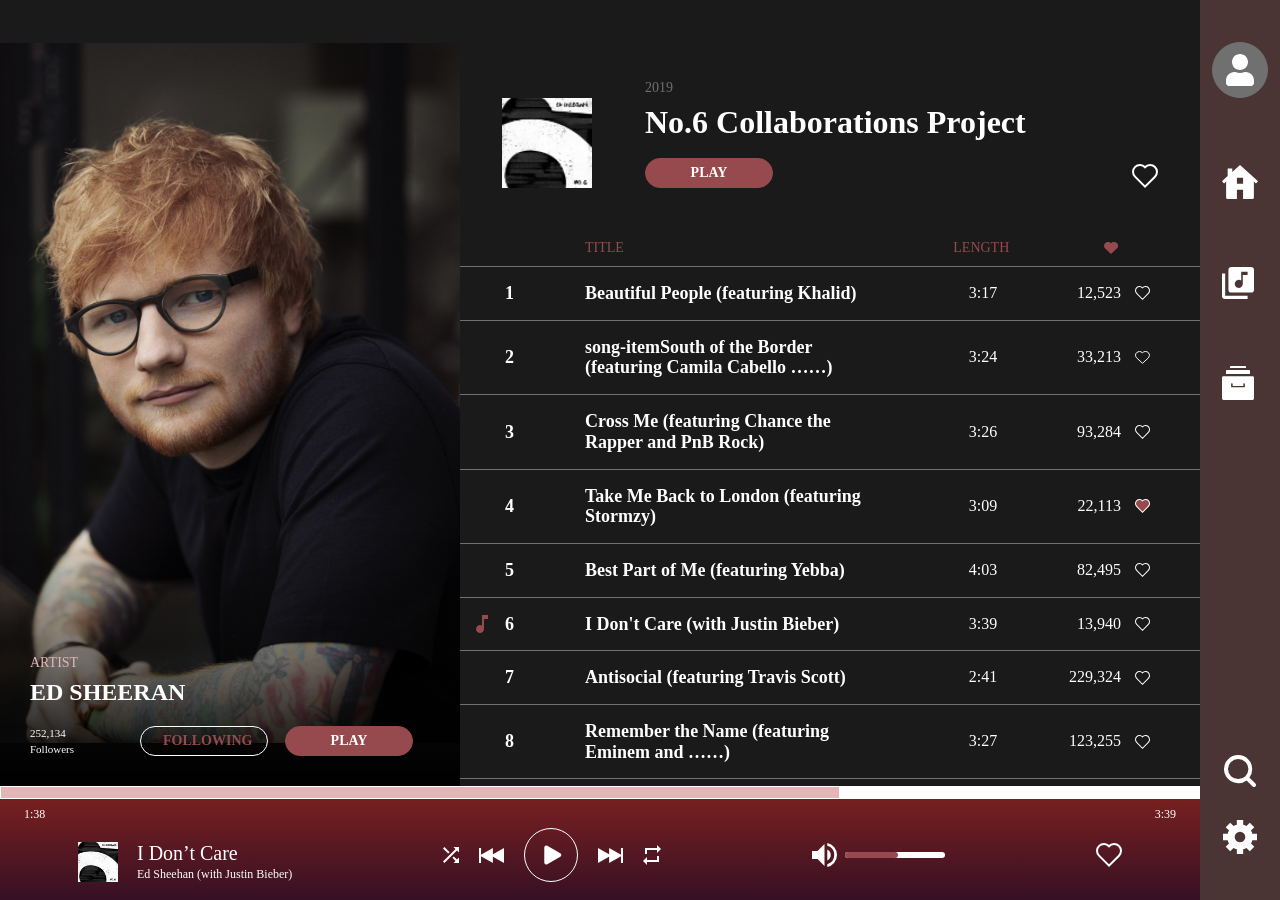
<file: index.html>
<!DOCTYPE html>
<html lang="en">
    <head>
        <meta charset="UTF-8" />
        <meta name="viewport" content="width=device-width, initial-scale=1.0" />
        <meta http-equiv="X-UA-Compatible" content="ie=edge" />
        <title>MP3 Player</title>
        <link rel="stylesheet" href="./css/index.css" />
    </head>
    <body>
        <div class="wrapper">
            <main>
                <section class="artisan-panel">
                    <div
                        style="background-image: url('./images/artist-photo.png')"
                        class="artisan-image"
                    ></div>
                    <div class="artisan-panel-content">
                        <div class="artisan-name">
                            <div class="artisan-name-title">Artist</div>
                            <div class="artisan-name-text">ED SHEERAN</div>
                        </div>
                        <div class="artisan-panel-content-block">
                            <div class="artisan-follower-count">
                                <div class="artisan-follower-count-text">
                                    252,134
                                </div>
                                <div class="artisan-follower-count-title">
                                    Followers
                                </div>
                            </div>
                            <button class="button button-outline-primary">
                                following
                            </button>
                            <button class="button button-primary">
                                play
                            </button>
                        </div>
                    </div>
                </section>
                <section class="list-panel">
                    <div class="album">
                        <img
                            src="./images/album-1.png"
                            alt=""
                            class="album-image"
                        />
                        <div class="album-content">
                            <div class="album-year">2019</div>
                            <div class="album-name">
                                No.6 Collaborations Project
                            </div>
                            <button class="button button-primary">play</button>
                        </div>
                        <button class="album-like-button">
                            <img src="./images/icons/icon-like.svg" alt="" />
                        </button>
                    </div>
                    <div class="song-list">
                        <div class="song-list-title">
                            <div class="song-is-playing"></div>
                            <div class="song-order"></div>
                            <div class="song-name">
                                title
                            </div>
                            <div class="song-length">
                                length
                            </div>
                            <div class="song-like">
                                <img
                                    src="./images/icons/icon-like-title.svg"
                                    alt=""
                                />
                            </div>
                        </div>
                        <a class="song-item">
                            <div class="song-is-playing"></div>
                            <div class="song-order">1</div>
                            <div class="song-name">
                                Beautiful People (featuring Khalid)
                            </div>
                            <div class="song-length">
                                3:17
                            </div>
                            <div class="song-like">
                                <div class="song-like-count">12,523</div>
                                <button class="like-button">
                                    <img
                                        src="./images/icons/icon-like-small.svg"
                                        alt=""
                                    />
                                </button>
                            </div>
                        </a>
                        <a class="song-item">
                            <div class="song-is-playing"></div>
                            <div class="song-order">2</div>
                            <div class="song-name">
                                song-itemSouth of the Border (featuring Camila
                                Cabello ……)
                            </div>
                            <div class="song-length">
                                3:24
                            </div>
                            <div class="song-like">
                                <div class="song-like-count">33,213</div>
                                <button class="like-button">
                                    <img
                                        src="./images/icons/icon-like-small.svg"
                                        alt=""
                                    />
                                </button>
                            </div>
                        </a>
                        <a class="song-item">
                            <div class="song-is-playing"></div>
                            <div class="song-order">3</div>
                            <div class="song-name">
                                Cross Me (featuring Chance the Rapper and PnB
                                Rock)
                            </div>
                            <div class="song-length">
                                3:26
                            </div>
                            <div class="song-like">
                                <div class="song-like-count">93,284</div>
                                <button class="like-button">
                                    <img
                                        src="./images/icons/icon-like-small.svg"
                                        alt=""
                                    />
                                </button>
                            </div>
                        </a>
                        <a class="song-item">
                            <div class="song-is-playing"></div>
                            <div class="song-order">4</div>
                            <div class="song-name">
                                Take Me Back to London (featuring Stormzy)
                            </div>
                            <div class="song-length">
                                3:09
                            </div>
                            <div class="song-like">
                                <div class="song-like-count">22,113</div>
                                <button class="like-button">
                                    <img
                                        src="./images/icons/icon-like-small-fill.svg"
                                        alt=""
                                    />
                                </button>
                            </div>
                        </a>
                        <a class="song-item">
                            <div class="song-is-playing"></div>
                            <div class="song-order">5</div>
                            <div class="song-name">
                                Best Part of Me (featuring Yebba)
                            </div>
                            <div class="song-length">
                                4:03
                            </div>
                            <div class="song-like">
                                <div class="song-like-count">82,495</div>
                                <button class="like-button">
                                    <img
                                        src="./images/icons/icon-like-small.svg"
                                        alt=""
                                    />
                                </button>
                            </div>
                        </a>
                        <a class="song-item">
                            <div class="song-is-playing">
                                <img
                                    src="./images/icons/icon-is-playing.svg"
                                    alt=""
                                />
                            </div>
                            <div class="song-order">6</div>
                            <div class="song-name">
                                I Don't Care (with Justin Bieber)
                            </div>
                            <div class="song-length">
                                3:39
                            </div>
                            <div class="song-like">
                                <div class="song-like-count">13,940</div>
                                <button class="like-button">
                                    <img
                                        src="./images/icons/icon-like-small.svg"
                                        alt=""
                                    />
                                </button>
                            </div>
                        </a>
                        <a class="song-item">
                            <div class="song-is-playing"></div>
                            <div class="song-order">7</div>
                            <div class="song-name">
                                Antisocial (featuring Travis Scott)
                            </div>
                            <div class="song-length">
                                2:41
                            </div>
                            <div class="song-like">
                                <div class="song-like-count">229,324</div>
                                <button class="like-button">
                                    <img
                                        src="./images/icons/icon-like-small.svg"
                                        alt=""
                                    />
                                </button>
                            </div>
                        </a>
                        <a class="song-item">
                            <div class="song-is-playing"></div>
                            <div class="song-order">8</div>
                            <div class="song-name">
                                Remember the Name (featuring Eminem and ……)
                            </div>
                            <div class="song-length">
                                3:27
                            </div>
                            <div class="song-like">
                                <div class="song-like-count">123,255</div>
                                <button class="like-button">
                                    <img
                                        src="./images/icons/icon-like-small.svg"
                                        alt=""
                                    />
                                </button>
                            </div>
                        </a>
                    </div>
                </section>
            </main>
            <aside>
                <a class="profile">
                    <img
                        src="./images/icons/icon-user.svg"
                        class="profile-image default-profile-image"
                    />
                </a>
                <nav>
                    <a class="nav-item">
                        <img src="./images/icons/icon-home.svg" alt="" />
                    </a>
                    <a class="nav-item">
                        <img
                            src="./images/icons/icon-music-library.svg"
                            alt=""
                        />
                    </a>
                    <a class="nav-item">
                        <img src="./images/icons/icon-browse.svg" alt="" />
                    </a>
                </nav>
                <a class="search-link">
                    <img src="./images/icons/icon-search.svg" alt="" />
                </a>
                <a class="setting-link">
                    <img src="./images/icons/icon-setting.svg" alt="" />
                </a>
            </aside>
            <footer>
                <div class="music-progress-bar">
                    <div class="music-progress-bar-value"></div>
                    <div class="music-time music-start-time">1:38</div>
                    <div class="music-time music-end-time">3:39</div>
                </div>
                <div class="music-control-panel">
                    <div class="playing-song">
                        <img
                            class="playing-song-image"
                            src="./images/song-1.png"
                        />
                        <div class="playing-song-text">
                            <div class="playing-song-name">I Don’t Care</div>
                            <div class="playing-song-singer">
                                Ed Sheehan (with Justin Bieber)
                            </div>
                        </div>
                    </div>
                    <div class="music-control-button-group">
                        <button class="control-button shuffle-button">
                            <img src="./images/icons/icon-shuffle.svg" alt="" />
                        </button>
                        <button class="control-button previous-button">
                            <img
                                src="./images/icons/icon-previous.svg"
                                alt=""
                            />
                        </button>
                        <button class="control-button play-pause-button">
                            <img src="./images/icons/icon-play.svg" alt="" />
                        </button>
                        <button class="control-button next-button">
                            <img src="./images/icons/icon-next.svg" alt="" />
                        </button>
                        <button class="control-button repeat-button">
                            <img src="./images/icons/icon-repeat.svg" alt="" />
                        </button>
                    </div>
                    <div class="volume">
                        <button class="volume-button">
                            <img src="./images/icons/icon-volume.svg" alt="" />
                        </button>
                        <div class="volume-bar">
                            <div class="volume-bar-value"></div>
                        </div>
                    </div>
                    <button class="like-button">
                        <img src="./images/icons/icon-like.svg" alt="" />
                    </button>
                </div>
            </footer>
        </div>
        <script src="./js/index.js"></script>
    </body>
</html>
</file>
<file: css/index.css>
/*! normalize.css v8.0.1 | MIT License | github.com/necolas/normalize.css */
/* Document
   ========================================================================== */
/**
 * 1. Correct the line height in all browsers.
 * 2. Prevent adjustments of font size after orientation changes in iOS.
 */
html {
  line-height: 1.15;
  /* 1 */
  -webkit-text-size-adjust: 100%;
  /* 2 */ }

/* Sections
     ========================================================================== */
/**
   * Remove the margin in all browsers.
   */
body {
  margin: 0; }

/**
   * Render the `main` element consistently in IE.
   */
main {
  display: block; }

/**
   * Correct the font size and margin on `h1` elements within `section` and
   * `article` contexts in Chrome, Firefox, and Safari.
   */
h1 {
  font-size: 2em;
  margin: 0.67em 0; }

/* Grouping content
     ========================================================================== */
/**
   * 1. Add the correct box sizing in Firefox.
   * 2. Show the overflow in Edge and IE.
   */
hr {
  -webkit-box-sizing: content-box;
          box-sizing: content-box;
  /* 1 */
  height: 0;
  /* 1 */
  overflow: visible;
  /* 2 */ }

/**
   * 1. Correct the inheritance and scaling of font size in all browsers.
   * 2. Correct the odd `em` font sizing in all browsers.
   */
pre {
  font-family: monospace, monospace;
  /* 1 */
  font-size: 1em;
  /* 2 */ }

/* Text-level semantics
     ========================================================================== */
/**
   * Remove the gray background on active links in IE 10.
   */
a {
  background-color: transparent; }

/**
   * 1. Remove the bottom border in Chrome 57-
   * 2. Add the correct text decoration in Chrome, Edge, IE, Opera, and Safari.
   */
abbr[title] {
  border-bottom: none;
  /* 1 */
  text-decoration: underline;
  /* 2 */
  -webkit-text-decoration: underline dotted;
          text-decoration: underline dotted;
  /* 2 */ }

/**
   * Add the correct font weight in Chrome, Edge, and Safari.
   */
b,
strong {
  font-weight: bolder; }

/**
   * 1. Correct the inheritance and scaling of font size in all browsers.
   * 2. Correct the odd `em` font sizing in all browsers.
   */
code,
kbd,
samp {
  font-family: monospace, monospace;
  /* 1 */
  font-size: 1em;
  /* 2 */ }

/**
   * Add the correct font size in all browsers.
   */
small {
  font-size: 80%; }

/**
   * Prevent `sub` and `sup` elements from affecting the line height in
   * all browsers.
   */
sub,
sup {
  font-size: 75%;
  line-height: 0;
  position: relative;
  vertical-align: baseline; }

sub {
  bottom: -0.25em; }

sup {
  top: -0.5em; }

/* Embedded content
     ========================================================================== */
/**
   * Remove the border on images inside links in IE 10.
   */
img {
  border-style: none; }

/* Forms
     ========================================================================== */
/**
   * 1. Change the font styles in all browsers.
   * 2. Remove the margin in Firefox and Safari.
   */
button,
input,
optgroup,
select,
textarea {
  font-family: inherit;
  /* 1 */
  font-size: 100%;
  /* 1 */
  line-height: 1.15;
  /* 1 */
  margin: 0;
  /* 2 */ }

/**
   * Show the overflow in IE.
   * 1. Show the overflow in Edge.
   */
button,
input {
  /* 1 */
  overflow: visible; }

/**
   * Remove the inheritance of text transform in Edge, Firefox, and IE.
   * 1. Remove the inheritance of text transform in Firefox.
   */
button,
select {
  /* 1 */
  text-transform: none; }

/**
   * Correct the inability to style clickable types in iOS and Safari.
   */
button,
[type="button"],
[type="reset"],
[type="submit"] {
  -webkit-appearance: button; }

/**
   * Remove the inner border and padding in Firefox.
   */
button::-moz-focus-inner,
[type="button"]::-moz-focus-inner,
[type="reset"]::-moz-focus-inner,
[type="submit"]::-moz-focus-inner {
  border-style: none;
  padding: 0; }

/**
   * Restore the focus styles unset by the previous rule.
   */
button:-moz-focusring,
[type="button"]:-moz-focusring,
[type="reset"]:-moz-focusring,
[type="submit"]:-moz-focusring {
  outline: 1px dotted ButtonText; }

/**
   * Correct the padding in Firefox.
   */
fieldset {
  padding: 0.35em 0.75em 0.625em; }

/**
   * 1. Correct the text wrapping in Edge and IE.
   * 2. Correct the color inheritance from `fieldset` elements in IE.
   * 3. Remove the padding so developers are not caught out when they zero out
   *    `fieldset` elements in all browsers.
   */
legend {
  -webkit-box-sizing: border-box;
          box-sizing: border-box;
  /* 1 */
  color: inherit;
  /* 2 */
  display: table;
  /* 1 */
  max-width: 100%;
  /* 1 */
  padding: 0;
  /* 3 */
  white-space: normal;
  /* 1 */ }

/**
   * Add the correct vertical alignment in Chrome, Firefox, and Opera.
   */
progress {
  vertical-align: baseline; }

/**
   * Remove the default vertical scrollbar in IE 10+.
   */
textarea {
  overflow: auto; }

/**
   * 1. Add the correct box sizing in IE 10.
   * 2. Remove the padding in IE 10.
   */
[type="checkbox"],
[type="radio"] {
  -webkit-box-sizing: border-box;
          box-sizing: border-box;
  /* 1 */
  padding: 0;
  /* 2 */ }

/**
   * Correct the cursor style of increment and decrement buttons in Chrome.
   */
[type="number"]::-webkit-inner-spin-button,
[type="number"]::-webkit-outer-spin-button {
  height: auto; }

/**
   * 1. Correct the odd appearance in Chrome and Safari.
   * 2. Correct the outline style in Safari.
   */
[type="search"] {
  -webkit-appearance: textfield;
  /* 1 */
  outline-offset: -2px;
  /* 2 */ }

/**
   * Remove the inner padding in Chrome and Safari on macOS.
   */
[type="search"]::-webkit-search-decoration {
  -webkit-appearance: none; }

/**
   * 1. Correct the inability to style clickable types in iOS and Safari.
   * 2. Change font properties to `inherit` in Safari.
   */
::-webkit-file-upload-button {
  -webkit-appearance: button;
  /* 1 */
  font: inherit;
  /* 2 */ }

/* Interactive
     ========================================================================== */
/*
   * Add the correct display in Edge, IE 10+, and Firefox.
   */
details {
  display: block; }

/*
   * Add the correct display in all browsers.
   */
summary {
  display: list-item; }

/* Misc
     ========================================================================== */
/**
   * Add the correct display in IE 10+.
   */
template {
  display: none; }

/**
   * Add the correct display in IE 10.
   */
[hidden] {
  display: none; }

aside {
  display: -webkit-box;
  display: -ms-flexbox;
  display: flex;
  -webkit-box-orient: vertical;
  -webkit-box-direction: normal;
      -ms-flex-direction: column;
          flex-direction: column;
  -webkit-box-align: center;
      -ms-flex-align: center;
          align-items: center;
  padding: 42px 0; }

.profile {
  border-radius: 50%;
  width: 56px;
  height: 56px;
  background: white;
  margin-bottom: 67px;
  border: 1px solid #707070;
  background-color: #707070;
  overflow: hidden;
  display: -webkit-box;
  display: -ms-flexbox;
  display: flex;
  -webkit-box-pack: center;
      -ms-flex-pack: center;
          justify-content: center;
  -webkit-box-align: center;
      -ms-flex-align: center;
          align-items: center; }

.profile-image {
  display: block;
  width: 100%;
  height: 100%; }

.default-profile-image {
  width: 60%;
  height: 60%; }

nav {
  display: -webkit-box;
  display: -ms-flexbox;
  display: flex;
  -webkit-box-orient: vertical;
  -webkit-box-direction: normal;
      -ms-flex-direction: column;
          flex-direction: column; }

.nav-item {
  margin-bottom: 63px; }

.search-link {
  margin-top: auto;
  margin-bottom: 28px; }

.music-control-panel {
  background: -webkit-gradient(linear, left top, left bottom, from(#772020), to(#361024));
  background: -o-linear-gradient(top, #772020, #361024);
  background: linear-gradient(180deg, #772020, #361024);
  padding: 29px 78px 18px;
  display: -webkit-box;
  display: -ms-flexbox;
  display: flex;
  -webkit-box-pack: justify;
      -ms-flex-pack: justify;
          justify-content: space-between; }

.music-progress-bar {
  height: 13px;
  background-color: white;
  position: relative; }

.music-progress-bar-value {
  width: 70%;
  height: 100%;
  background-color: #e5b4b7;
  border: 1px solid white; }

.music-time {
  position: absolute;
  top: 22px;
  color: white;
  font-size: 12px; }

.music-start-time {
  left: 24px; }

.music-end-time {
  right: 24px; }

.playing-song {
  color: white;
  display: -webkit-box;
  display: -ms-flexbox;
  display: flex;
  -ms-flex-item-align: end;
      align-self: flex-end;
  min-width: 0; }

.playing-song-image {
  width: 40px;
  height: 40px;
  margin-right: 19px; }

.playing-song-text {
  display: -webkit-box;
  display: -ms-flexbox;
  display: flex;
  -webkit-box-orient: vertical;
  -webkit-box-direction: normal;
      -ms-flex-direction: column;
          flex-direction: column;
  -webkit-box-pack: justify;
      -ms-flex-pack: justify;
          justify-content: space-between;
  min-width: 0; }

.playing-song-name {
  font-size: 20px;
  -o-text-overflow: ellipsis;
     text-overflow: ellipsis;
  overflow: hidden;
  white-space: nowrap; }

.playing-song-singer {
  font-size: 12px;
  -o-text-overflow: ellipsis;
     text-overflow: ellipsis;
  overflow: hidden;
  white-space: nowrap; }

.music-control-button-group {
  -webkit-box-flex: 0;
      -ms-flex: 0 0 auto;
          flex: 0 0 auto;
  display: -webkit-box;
  display: -ms-flexbox;
  display: flex;
  -webkit-box-pack: justify;
      -ms-flex-pack: justify;
          justify-content: space-between;
  -webkit-box-align: center;
      -ms-flex-align: center;
          align-items: center;
  margin: 0 16px; }

.control-button {
  color: white; }
  .control-button:not(:last-child) {
    margin-right: 20px; }

.volume {
  -webkit-box-flex: 0;
      -ms-flex: 0 0 auto;
          flex: 0 0 auto;
  display: -webkit-box;
  display: -ms-flexbox;
  display: flex;
  -webkit-box-pack: center;
      -ms-flex-pack: center;
          justify-content: center;
  -webkit-box-align: center;
      -ms-flex-align: center;
          align-items: center;
  margin-right: 16px; }

.volume-bar {
  position: relative;
  background-color: white;
  width: 100px;
  height: 6px;
  border-radius: 3px;
  margin-left: 8px; }

.volume-bar-value {
  position: absolute;
  top: 0;
  left: 0;
  width: 53%;
  height: 100%;
  background-color: #964a4d;
  border-radius: 3px; }

* {
  -webkit-box-sizing: border-box;
          box-sizing: border-box; }

a {
  cursor: pointer; }

button {
  background: none;
  line-height: 0;
  padding: 0;
  margin: 0;
  border: none;
  cursor: pointer; }
  button:focus, button:active {
    outline: none; }

.wrapper {
  background-color: #1a1a1a;
  width: 100vw;
  height: 100vh;
  min-width: 1280px;
  min-height: 800px;
  position: relative; }

main {
  display: -webkit-box;
  display: -ms-flexbox;
  display: flex;
  width: calc(100% - 80px);
  height: calc(100% - 114px); }

aside {
  position: absolute;
  top: 0;
  right: 0;
  width: 80px;
  height: 100%;
  min-height: 800px;
  background-color: #4b3434; }

footer {
  position: absolute;
  bottom: 0;
  left: 0;
  width: calc(100% - 80px);
  min-width: calc($wrapper-min-width - 80px); }

.artisan-panel {
  width: 460px;
  height: 100%;
  position: relative;
  display: -webkit-box;
  display: -ms-flexbox;
  display: flex;
  -webkit-box-align: end;
      -ms-flex-align: end;
          align-items: flex-end; }

.list-panel {
  -webkit-box-flex: 1;
      -ms-flex: 1;
          flex: 1;
  min-width: 0;
  max-height: 100%; }

.artisan-image {
  position: absolute;
  top: 0;
  left: 0;
  width: 100%;
  height: 100%;
  background-repeat: no-repeat;
  background-position: center; }

.artisan-panel-content {
  height: 263px;
  width: 100%;
  background: -webkit-gradient(linear, left top, left bottom, from(rgba(255, 255, 255, 0)), to(black));
  background: -o-linear-gradient(rgba(255, 255, 255, 0), black);
  background: linear-gradient(rgba(255, 255, 255, 0), black);
  z-index: 2;
  padding: 30px;
  display: -webkit-box;
  display: -ms-flexbox;
  display: flex;
  -webkit-box-orient: vertical;
  -webkit-box-direction: normal;
      -ms-flex-direction: column;
          flex-direction: column;
  -webkit-box-pack: end;
      -ms-flex-pack: end;
          justify-content: flex-end; }

.artisan-panel-content-block {
  display: -webkit-box;
  display: -ms-flexbox;
  display: flex;
  -webkit-box-align: end;
      -ms-flex-align: end;
          align-items: flex-end; }

.artisan-panel-content-block .button:not(last-child) {
  margin-right: 17px; }

.artisan-name {
  margin-bottom: 19px; }

.artisan-name-title {
  font-size: 14px;
  color: #e5b4b7;
  text-transform: uppercase;
  margin-bottom: 8px; }

.artisan-name-text {
  font-size: 24px;
  font-weight: bold;
  color: white; }

.artisan-follower-count {
  font-size: 11px;
  color: white;
  margin-right: auto; }

.artisan-follower-count-text {
  margin-bottom: 4px; }

.button {
  display: inline-block;
  border-radius: 17px;
  border-width: 1px;
  border-style: solid;
  padding: 6px 22px;
  width: 128px;
  height: 30px;
  font-size: 14px;
  font-weight: bold;
  text-transform: uppercase; }

.button-primary {
  color: white;
  background-color: #964a4d;
  border-color: #964a4d; }

.button-outline-primary {
  color: #964a4d;
  border-color: white; }

.album {
  padding: 89px 42px 42px;
  width: 100%;
  height: 230px;
  display: -webkit-box;
  display: -ms-flexbox;
  display: flex;
  -webkit-box-align: end;
      -ms-flex-align: end;
          align-items: flex-end; }

.album-image {
  -webkit-box-flex: 0;
      -ms-flex: 0 0 auto;
          flex: 0 0 auto;
  width: 90px;
  height: 90px;
  margin-right: 53px; }

.album-content {
  -webkit-box-flex: 1;
      -ms-flex: 1;
          flex: 1;
  min-width: 0; }

.album-year {
  color: #707070;
  font-size: 14px;
  margin-bottom: 8px; }

.album-name {
  color: white;
  font-size: 32px;
  font-weight: bold;
  -o-text-overflow: ellipsis;
     text-overflow: ellipsis;
  overflow: hidden;
  white-space: nowrap;
  margin-bottom: 17px; }

.album-like-button {
  -webkit-box-flex: 0;
      -ms-flex: 0 0 auto;
          flex: 0 0 auto;
  margin-left: 17px; }

.song-list {
  height: calc(100% - 230px);
  overflow: auto; }

.song-list-title {
  display: -webkit-box;
  display: -ms-flexbox;
  display: flex;
  text-transform: uppercase;
  color: #964a4d;
  font-size: 14px;
  margin: 10px 0; }

.song-list-title .song-length {
  padding: 0; }

.song-list-title .song-like {
  padding-right: 32px; }

.song-item {
  display: -webkit-box;
  display: -ms-flexbox;
  display: flex;
  color: white;
  padding: 16px 0;
  border-top: 0.2px solid #707070; }
  .song-item:last-child {
    border-bottom: 0.2px solid #707070; }
  .song-item:hover {
    background: rgba(0, 0, 0, 0.3); }

.song-item .song-order,
.song-item .song-name {
  font-size: 18px;
  font-weight: bold; }

.song-is-playing {
  -webkit-box-flex: 0;
      -ms-flex: 0 0 28px;
          flex: 0 0 28px;
  display: -webkit-box;
  display: -ms-flexbox;
  display: flex;
  -webkit-box-pack: end;
      -ms-flex-pack: end;
          justify-content: flex-end;
  -webkit-box-align: center;
      -ms-flex-align: center;
          align-items: center; }

.song-order {
  -webkit-box-flex: 0;
      -ms-flex: 0 0 80px;
          flex: 0 0 80px;
  margin-left: 17px;
  display: -webkit-box;
  display: -ms-flexbox;
  display: flex;
  -webkit-box-pack: start;
      -ms-flex-pack: start;
          justify-content: flex-start;
  -webkit-box-align: center;
      -ms-flex-align: center;
          align-items: center; }

.song-name {
  -webkit-box-flex: 5;
      -ms-flex: 5;
          flex: 5; }

.song-length {
  -webkit-box-flex: 1;
      -ms-flex: 1 0 60px;
          flex: 1 0 60px;
  display: -webkit-box;
  display: -ms-flexbox;
  display: flex;
  -webkit-box-pack: end;
      -ms-flex-pack: end;
          justify-content: flex-end;
  -webkit-box-align: center;
      -ms-flex-align: center;
          align-items: center;
  padding-right: 12px; }

.song-like {
  -webkit-box-flex: 1;
      -ms-flex: 1 0 80px;
          flex: 1 0 80px;
  display: -webkit-box;
  display: -ms-flexbox;
  display: flex;
  -webkit-box-pack: end;
      -ms-flex-pack: end;
          justify-content: flex-end;
  -webkit-box-align: center;
      -ms-flex-align: center;
          align-items: center;
  margin-right: 50px; }

.song-like .like-button {
  margin-left: 14px; }

/*# sourceMappingURL=index.css.map */
</file>
